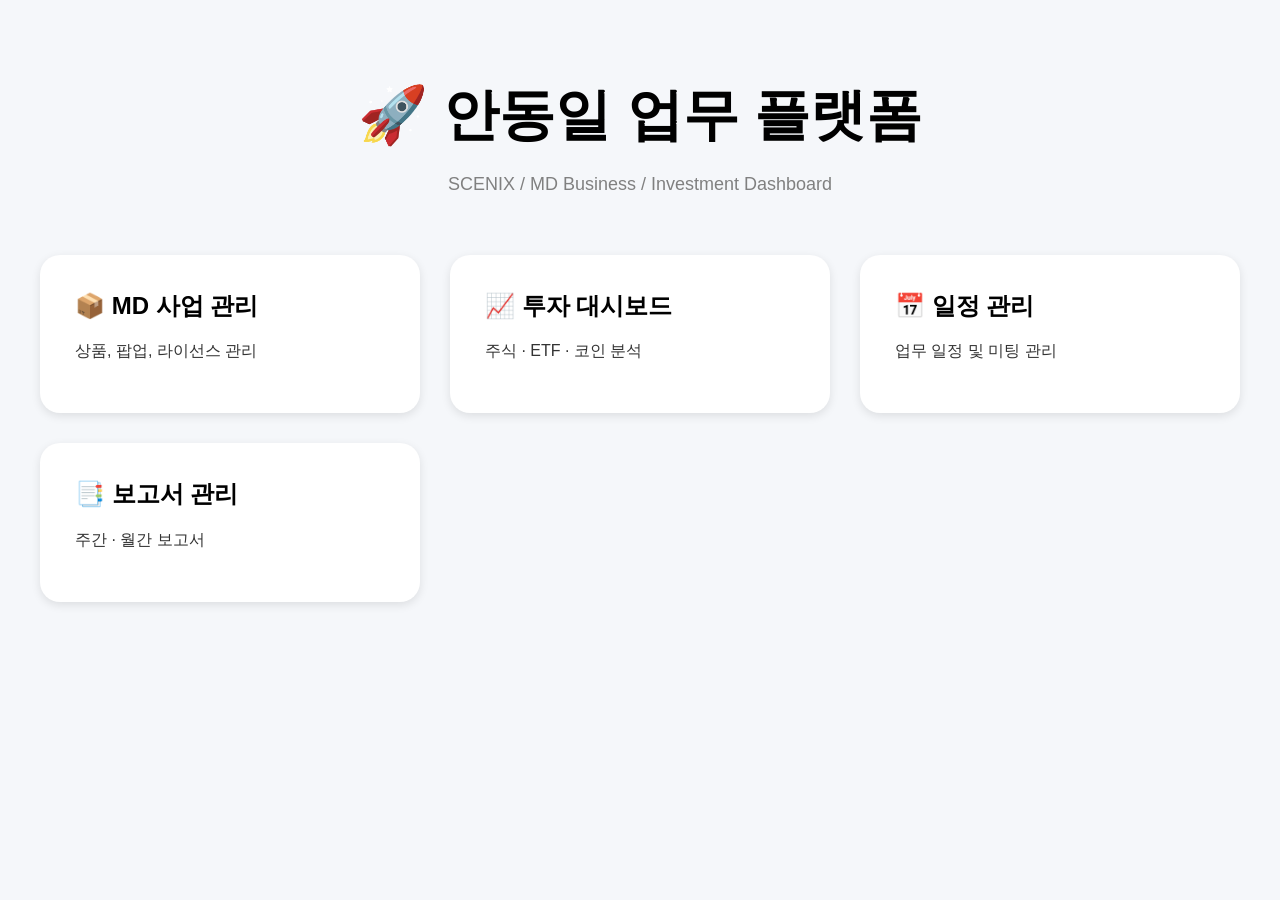
<file: index.html>
<!DOCTYPE html>
<html lang="ko">

<head>
    <meta charset="UTF-8">
    <meta name="viewport" content="width=device-width, initial-scale=1.0">
    <title>안동일 업무 플랫폼</title>
    <link rel="stylesheet" href="style.css">
</head>

<body>

    <div class="container">

        <h1>🚀 안동일 업무 플랫폼</h1>

        <p class="subtitle">
            SCENIX / MD Business / Investment Dashboard
        </p>

        <div class="dashboard">

            <a href="md/index.html" class="card">
                <h2>📦 MD 사업 관리</h2>
                <p>상품, 팝업, 라이선스 관리</p>
            </a>

            <a href="investment/index.html" class="card">
                <h2>📈 투자 대시보드</h2>
                <p>주식 · ETF · 코인 분석</p>
            </a>

            <a href="schedule/index.html" class="card">
                <h2>📅 일정 관리</h2>
                <p>업무 일정 및 미팅 관리</p>
            </a>

            <a href="reports/index.html" class="card">
                <h2>📑 보고서 관리</h2>
                <p>주간 · 월간 보고서</p>
            </a>

        </div>

    </div>

</body>

</html>
</file>
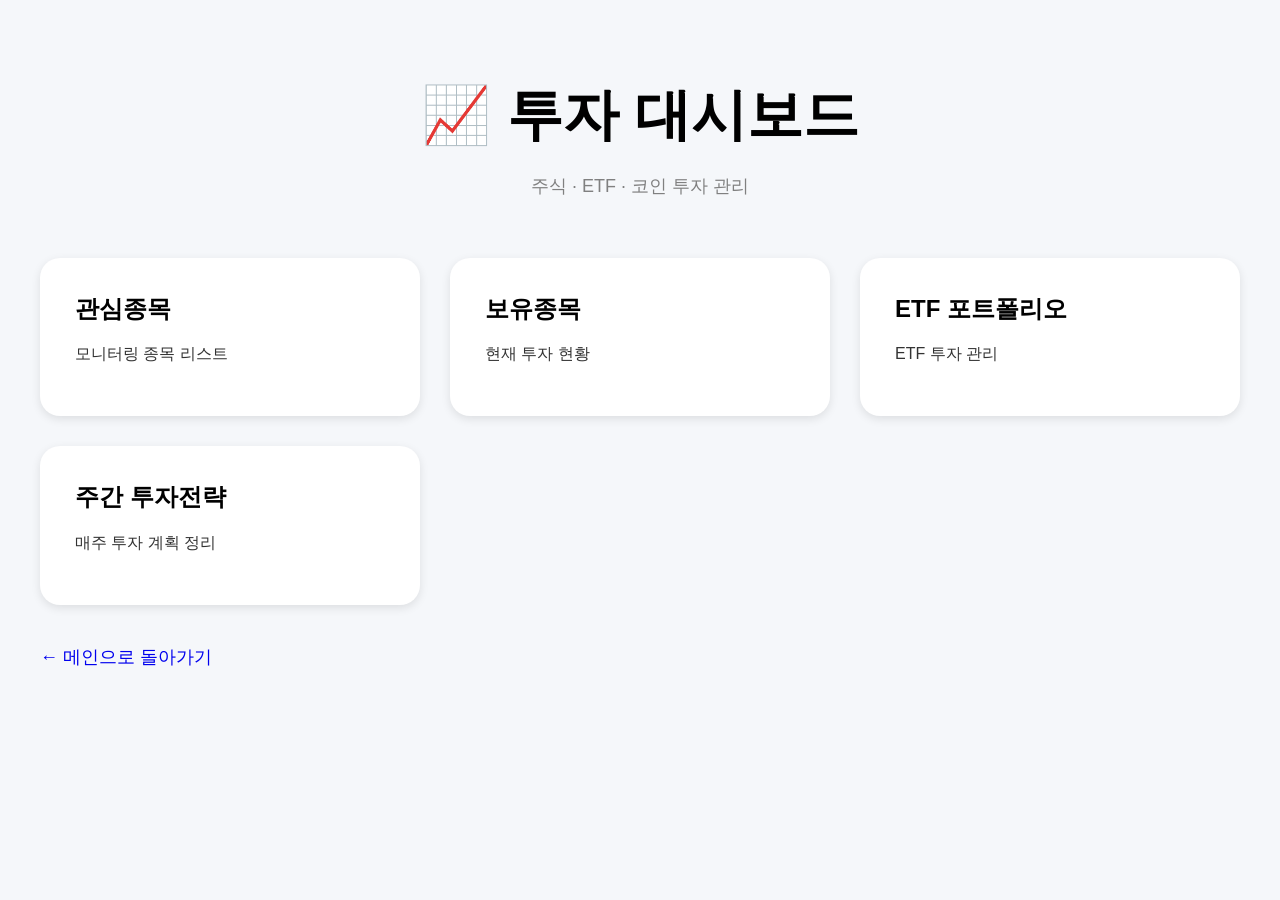
<file: investment/index.html>
<!DOCTYPE html>
<html lang="ko">

<head>
    <meta charset="UTF-8">
    <title>투자 대시보드</title>
    <link rel="stylesheet" href="../style.css">
</head>

<body>

    <div class="container">

        <h1>📈 투자 대시보드</h1>

        <p class="subtitle">
            주식 · ETF · 코인 투자 관리
        </p>

        <div class="dashboard">

            <div class="card">
                <h2>관심종목</h2>
                <p>모니터링 종목 리스트</p>
            </div>

            <div class="card">
                <h2>보유종목</h2>
                <p>현재 투자 현황</p>
            </div>

            <div class="card">
                <h2>ETF 포트폴리오</h2>
                <p>ETF 투자 관리</p>
            </div>

            <div class="card">
                <h2>주간 투자전략</h2>
                <p>매주 투자 계획 정리</p>
            </div>

        </div>

        <a href="../index.html" class="back-link">
    ← 메인으로 돌아가기
</a>

    </div>

</body>

</html>
</file>
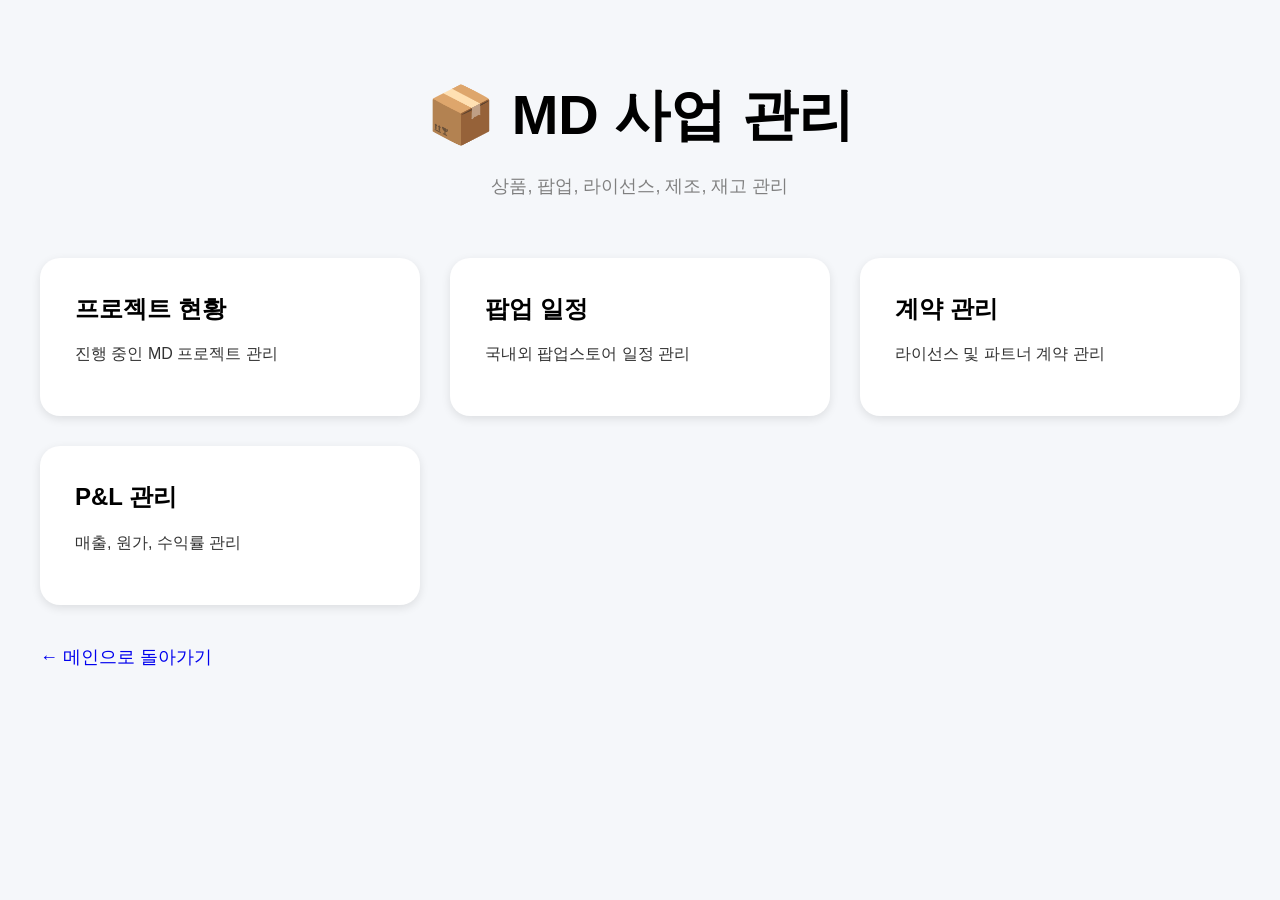
<file: md/index.html>
<!DOCTYPE html>
<html lang="ko">

<head>
    <meta charset="UTF-8">
    <title>MD 사업 관리</title>
    <link rel="stylesheet" href="../style.css">
</head>

<body>
    <div class="container">
        <h1>📦 MD 사업 관리</h1>
        <p class="subtitle">상품, 팝업, 라이선스, 제조, 재고 관리</p>

        <div class="dashboard">
            <div class="card">
                <h2>프로젝트 현황</h2>
                <p>진행 중인 MD 프로젝트 관리</p>
            </div>

            <div class="card">
                <h2>팝업 일정</h2>
                <p>국내외 팝업스토어 일정 관리</p>
            </div>

            <div class="card">
                <h2>계약 관리</h2>
                <p>라이선스 및 파트너 계약 관리</p>
            </div>

            <div class="card">
                <h2>P&L 관리</h2>
                <p>매출, 원가, 수익률 관리</p>
            </div>
        </div>

        <a href="../index.html" class="back-link">
    ← 메인으로 돌아가기
</a>
    </div>
</body>

</html>
</file>
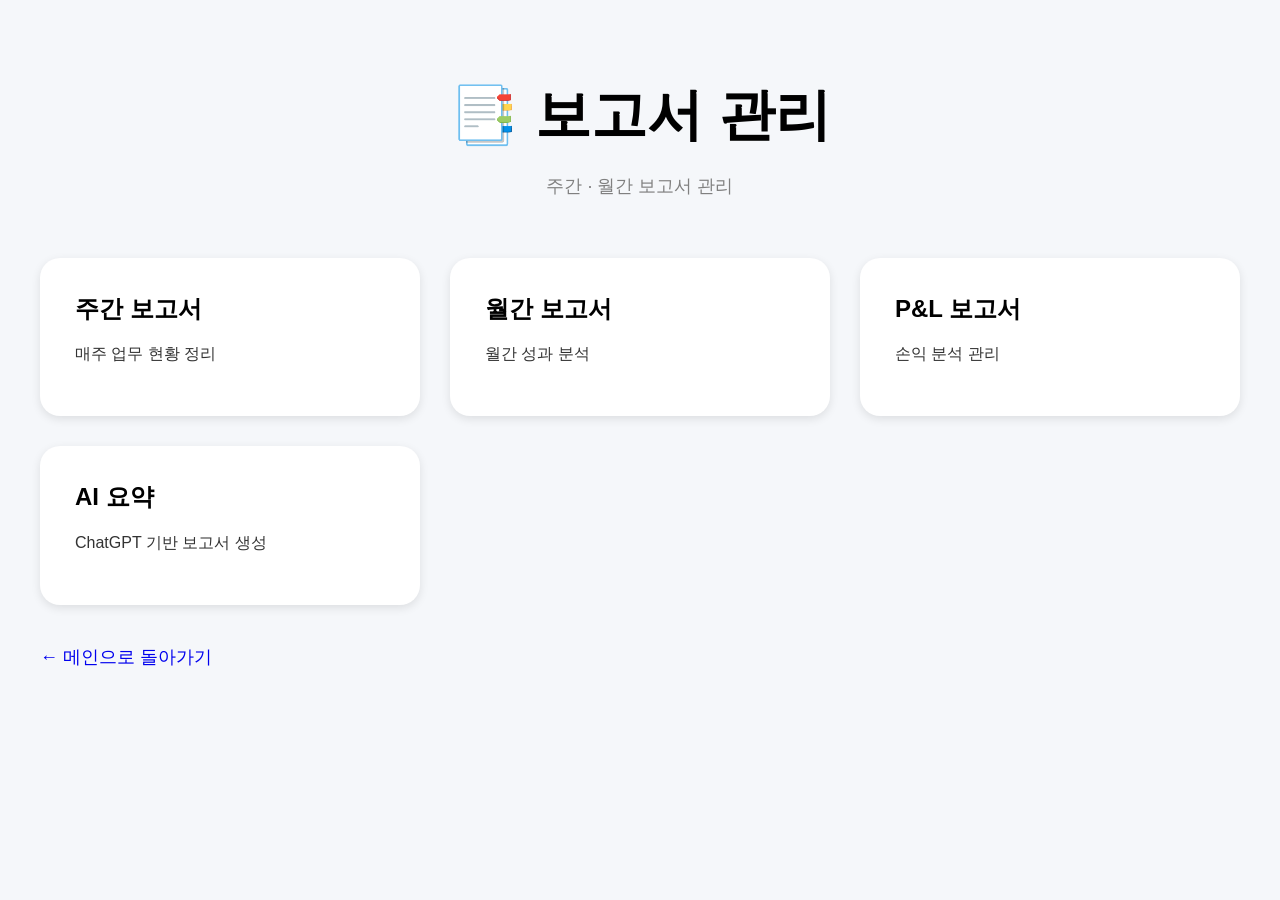
<file: reports/index.html>
<!DOCTYPE html>
<html lang="ko">

<head>
    <meta charset="UTF-8">
    <title>보고서 관리</title>
    <link rel="stylesheet" href="../style.css">
</head>

<body>

    <div class="container">

        <h1>📑 보고서 관리</h1>

        <p class="subtitle">
            주간 · 월간 보고서 관리
        </p>

        <div class="dashboard">

            <div class="card">
                <h2>주간 보고서</h2>
                <p>매주 업무 현황 정리</p>
            </div>

            <div class="card">
                <h2>월간 보고서</h2>
                <p>월간 성과 분석</p>
            </div>

            <div class="card">
                <h2>P&L 보고서</h2>
                <p>손익 분석 관리</p>
            </div>

            <div class="card">
                <h2>AI 요약</h2>
                <p>ChatGPT 기반 보고서 생성</p>
            </div>

        </div>

        <a href="../index.html" class="back-link">
    ← 메인으로 돌아가기
</a>

    </div>

</body>

</html>
</file>
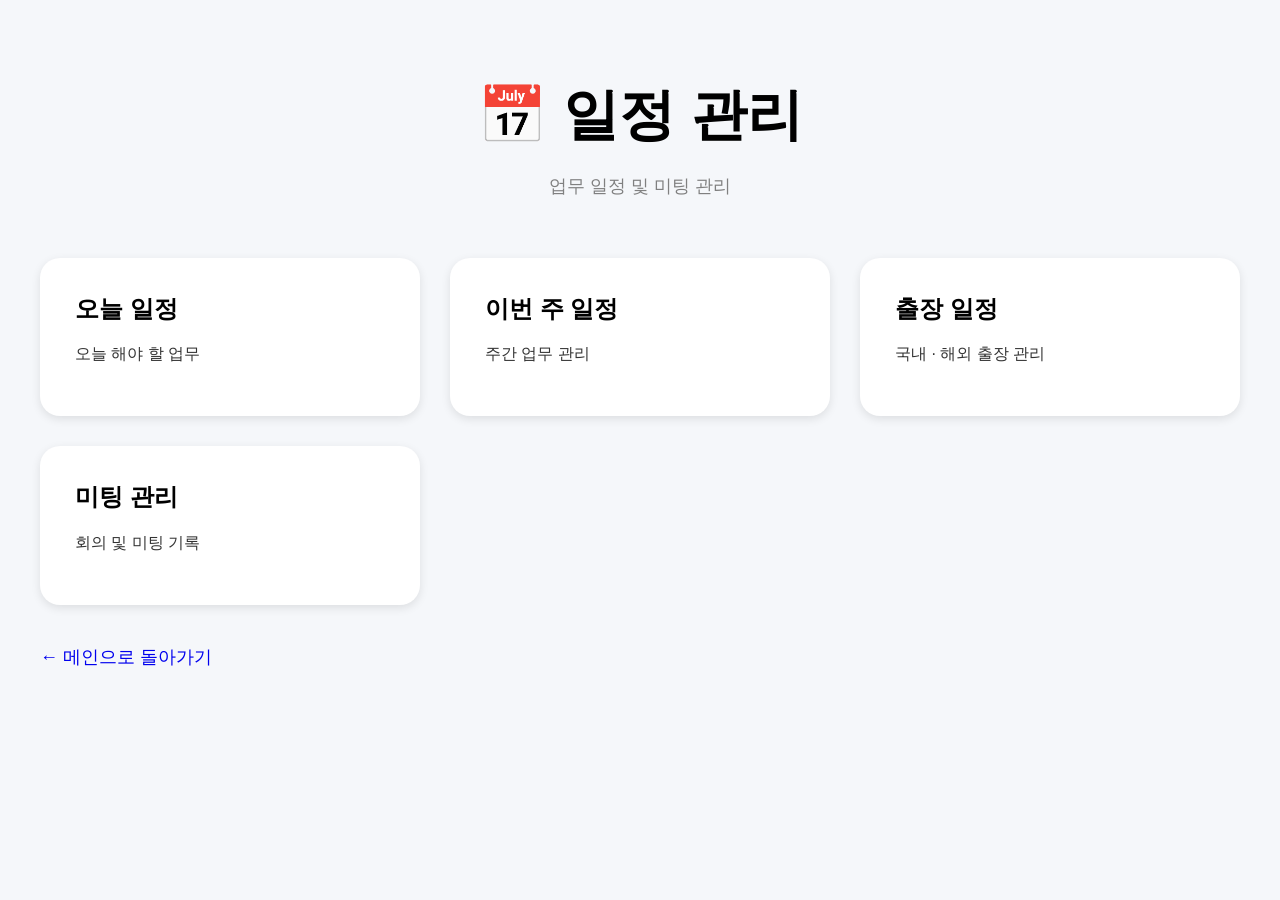
<file: schedule/index.html>
<!DOCTYPE html>
<html lang="ko">

<head>
    <meta charset="UTF-8">
    <title>일정 관리</title>
    <link rel="stylesheet" href="../style.css">
</head>

<body>

    <div class="container">

        <h1>📅 일정 관리</h1>

        <p class="subtitle">
            업무 일정 및 미팅 관리
        </p>

        <div class="dashboard">

            <div class="card">
                <h2>오늘 일정</h2>
                <p>오늘 해야 할 업무</p>
            </div>

            <div class="card">
                <h2>이번 주 일정</h2>
                <p>주간 업무 관리</p>
            </div>

            <div class="card">
                <h2>출장 일정</h2>
                <p>국내 · 해외 출장 관리</p>
            </div>

            <div class="card">
                <h2>미팅 관리</h2>
                <p>회의 및 미팅 기록</p>
            </div>

        </div>

        <a href="../index.html" class="back-link">
    ← 메인으로 돌아가기
</a>

    </div>

</body>

</html>
</file>
<file: style.css>
body {
    margin: 0;
    font-family: Arial, sans-serif;
    background: #f5f7fa;
}

.container {
    max-width: 1400px;
    margin: auto;
    padding: 40px;
}

h1 {
    text-align: center;
    font-size: 56px;
    margin-bottom: 20px;
}

.subtitle {
    text-align: center;
    color: gray;
    font-size: 18px;
    margin-bottom: 60px;
}

.dashboard {
    display: grid;
    grid-template-columns: repeat(auto-fit, minmax(300px, 1fr));
    gap: 30px;
}

.card {
    background: white;
    padding: 35px;
    border-radius: 20px;
    box-shadow: 0 3px 10px rgba(0, 0, 0, 0.1);

    text-decoration: none;
    color: inherit;
    display: block;

    transition: all 0.3s ease;
}

.card:hover {
    transform: translateY(-5px);
    box-shadow: 0 8px 20px rgba(0, 0, 0, 0.15);
}

.card h2 {
    margin-top: 0;
    font-size: 24px;
}

.card p {
    font-size: 16px;
    color: #333;
}

.back-link {
    display: inline-block;
    margin-top: 40px;
    text-decoration: none;
    font-size: 18px;
}

/* 모바일 대응 */

@media (max-width: 768px) {

    .container {
        padding: 20px;
    }

    h1 {
        font-size: 36px;
    }

    .subtitle {
        font-size: 16px;
    }

    .dashboard {
        grid-template-columns: 1fr;
    }

    .card {
        padding: 25px;
    }
}
</file>
